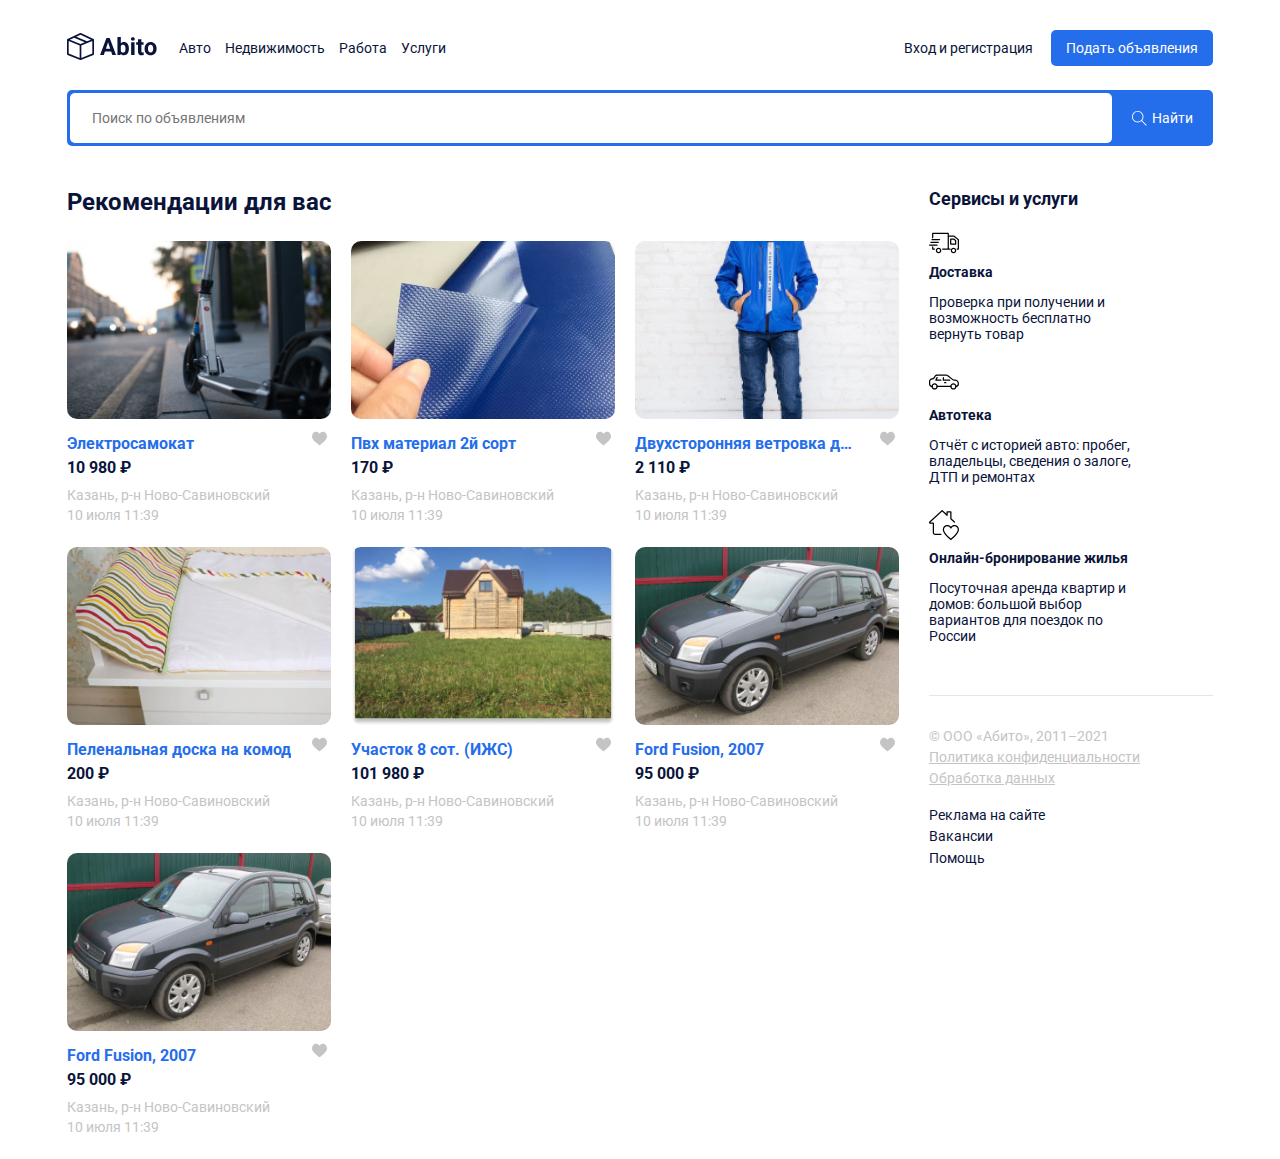
<file: index.html>
<!DOCTYPE html>
<html lang="ru">

<head>
  <meta charset="UTF-8" />
  <meta http-equiv="X-UA-Compatible" content="IE=edge" />
  <meta name="viewport" content="width=device-width, initial-scale=1.0" />
  <title>Abito</title>
  <link rel="stylesheet" href="css/normalize.css" />
  <!-- подключаем шрифт roboto из g fonts -->
  <link rel="preconnect" href="https://fonts.googleapis.com" />
  <link rel="preconnect" href="https://fonts.gstatic.com" crossorigin />
  <link href="https://fonts.googleapis.com/css2?family=Roboto:wght@400;700&display=swap" rel="stylesheet" />
  <!-- конец подключения -->
  <link rel="stylesheet" href="css/style.css" />
</head>

<body>
  <!-- комментарий ctrl + / -->
  <header class="header container">
    <div class="navbar">
      <!-- a.logo + tab -->
      <a href="index.html" class="logo">
        <img src="img/logo.svg" alt="Logo Abito" class="logo-image" />
      </a>
      <div class="navbar-panel">
        <button class="menu-close">
          <svg width="17" height="17" viewBox="0 0 17 17" fill="none" xmlns="http://www.w3.org/2000/svg">
            <path d="M1 16L16 1" stroke="black" />
            <path d="M1 1L16 16" stroke="black" />
          </svg>
        </button>
        <!-- nav.navbar-menu|c -->
        <nav class="navbar-menu">
          <ul class="menu">
            <li class="menu-item">
              <a href="#" class="menu-link">Авто</a>
            </li>
            <li class="menu-item">
              <a href="#" class="menu-link">Недвижимость</a>
            </li>
            <li class="menu-item">
              <a href="#" class="menu-link">Работа</a>
            </li>
            <li class="menu-item">
              <a href="#" class="menu-link">Услуги</a>
            </li>
          </ul>
        </nav>
        <!-- /.navbar-menu -->

        <!-- .navbar|c + tab -->
        <div class="button-group">
          <a href="#" class="button button-link">Вход и регистрация</a>
          <a href="#" class="button button-primary">Подать объявления</a>
        </div>
        <!-- /.button-group -->
      </div>
      <!-- ./navbar-panel -->
      <button class="menu-button">
        <img src="img/burger.svg" alt="menu">
      </button>
    </div>
    <!-- /.navbar  -->
    <div class="search-panel">
      <!-- input:search -->
      <input type="search" class="search-input" placeholder="Поиск по объявлениям" />
      <button class="search-button">
        <svg class="search-icon" width="15" height="15" viewBox="0 0 15 15" fill="none"
          xmlns="http://www.w3.org/2000/svg">
          <g clip-path="url(#clip0)">
            <path
              d="M14.6506 14.0012L10.0862 9.43675C10.9465 8.43352 11.4706 7.13293 11.4706 5.71058C11.4706 2.54822 8.89765 -0.0247192 5.7353 -0.0247192C4.20353 -0.0247192 2.76265 0.571751 1.67824 1.6544C0.595589 2.73793 -0.000881376 4.17881 9.77541e-07 5.71058C9.77541e-07 8.87293 2.57294 11.4459 5.7353 11.4459C7.15765 11.4459 8.45912 10.9218 9.46235 10.0615L14.0268 14.6259L14.6506 14.0012ZM5.7353 10.5635C3.06 10.5635 0.882354 8.38675 0.882354 5.71058C0.881472 4.41352 1.38618 3.19499 2.30294 2.2791C3.21882 1.36234 4.43824 0.857634 5.7353 0.857634C8.41059 0.857634 10.5882 3.0344 10.5882 5.71058C10.5882 8.38587 8.41059 10.5635 5.7353 10.5635Z"
              fill="white" />
          </g>
          <defs>
            <clipPath id="clip0">
              <rect width="15" height="15" fill="white" />
            </clipPath>
          </defs>
        </svg>

        <span class="search-button-text">Найти</span>
      </button>
    </div>
  </header>
  <!-- ./header -->
  <div class="page-content container">
    <!-- объявления -->
    <main class="main">
      <h2 class="page-title">Рекомендации для вас</h2>
      <!-- 9 cols -->
      <div class="cards">
        <div class="card">
          <a href="single.html" class="card-link">
            <img src="img/card0.jpg" alt="card-photo" class="card-image" />
          </a>
          <div class="card-header">
            <a href="single.html" class="card-link">
              <h3 class="card-title">Электросамокат</h3>
            </a>
            <button class="like">
              <img src="img/like.svg" alt="icon: like" />
            </button>
          </div>
          <strong class="card-price">10 980 ₽</strong>
          <p class="card-text">Казань, р-н Ново-Савиновский</p>
          <p class="card-text">10 июля 11:39</p>
        </div>
        <!-- /.card -->
        <div class="card">
          <a href="#" class="card-link">
            <img src="img/card2.jpg" alt="card-photo" class="card-image" />
          </a>
          <div class="card-header">
            <a href="#" class="card-link">
              <h3 class="card-title">Пвх материал 2й сорт</h3>
            </a>
            <button class="like">
              <img src="img/like.svg" alt="icon: like" />
            </button>
          </div>
          <strong class="card-price">170 ₽</strong>
          <p class="card-text">Казань, р-н Ново-Савиновский</p>
          <p class="card-text">10 июля 11:39</p>
        </div>
        <!-- /.card -->
        <div class="card">
          <a href="#" class="card-link">
            <img src="img/card3.jpg" alt="card-photo" class="card-image" />
          </a>
          <div class="card-header">
            <a href="#" class="card-link">
              <h3 class="card-title">
                Двухсторонняя ветровка для
                мальчикаaaaaaaaaaaaaaaaaaaaaaaaaaaaaaaaaДвухсторонняя ветровка
                для мальчикаaaaaaaaaaaaaaaaaaaaaaaaaaaaaaaaaДвухсторонняя
                ветровка для мальчикаaaaaaaaaaaaaaaaaaaaaaaaaaaaaaaaa
              </h3>
            </a>
            <button class="like">
              <img src="img/like.svg" alt="icon: like" />
            </button>
          </div>
          <strong class="card-price">2 110 ₽</strong>
          <p class="card-text">Казань, р-н Ново-Савиновский</p>
          <p class="card-text">10 июля 11:39</p>
        </div>
        <!-- /.card -->
        <div class="card">
          <a href="#" class="card-link">
            <img src="img/card4.jpg" alt="card-photo" class="card-image" />
          </a>
          <div class="card-header">
            <a href="#" class="card-link">
              <h3 class="card-title">Пеленальная доска на комод</h3>
            </a>
            <button class="like">
              <img src="img/like.svg" alt="icon: like" />
            </button>
          </div>
          <strong class="card-price">200 ₽</strong>
          <p class="card-text">Казань, р-н Ново-Савиновский</p>
          <p class="card-text">10 июля 11:39</p>
        </div>
        <!-- /.card -->
        <div class="card">
          <a href="#" class="card-link">
            <img src="img/card5.jpg" alt="card-photo" class="card-image" />
          </a>
          <div class="card-header">
            <a href="#" class="card-link">
              <h3 class="card-title">Участок 8 сот. (ИЖС)</h3>
            </a>
            <button class="like">
              <img src="img/like.svg" alt="icon: like" />
            </button>
          </div>
          <strong class="card-price">101 980 ₽</strong>
          <p class="card-text">Казань, р-н Ново-Савиновский</p>
          <p class="card-text">10 июля 11:39</p>
        </div>
        <!-- /.card -->
        <div class="card">
          <a href="#" class="card-link">
            <img src="img/card1.jpg" alt="card-photo" class="card-image" />
          </a>
          <div class="card-header">
            <a href="#" class="card-link">
              <h3 class="card-title">Ford Fusion, 2007</h3>
            </a>
            <button class="like">
              <img src="img/like.svg" alt="icon: like" />
            </button>
          </div>
          <strong class="card-price">95 000 ₽</strong>
          <p class="card-text">Казань, р-н Ново-Савиновский</p>
          <p class="card-text">10 июля 11:39</p>
        </div>
        <!-- /.card -->
        <div class="card">
          <a href="#" class="card-link">
            <img src="img/card1.jpg" alt="card-photo" class="card-image" />
          </a>
          <div class="card-header">
            <a href="#" class="card-link">
              <h3 class="card-title">Ford Fusion, 2007</h3>
            </a>
            <button class="like">
              <img src="img/like.svg" alt="icon: like" />
            </button>
          </div>
          <strong class="card-price">95 000 ₽</strong>
          <p class="card-text">Казань, р-н Ново-Савиновский</p>
          <p class="card-text">10 июля 11:39</p>
        </div>
        <!-- /.card -->
      </div>
      <!-- /.cards -->
    </main>
    <!-- сервисы и услуги -->
    <aside class="sidebar">
      <!-- 3 cols -->
      <h4 class="page-title">Сервисы и услуги</h4>
      <div class="sevice">
        <img src="./img/gruz.svg" alt="icon: gruz" class="service-image" />
        <h5 class="service-title">Доставка</h5>
        <p class="service-text">
          Проверка при получении и возможность бесплатно вернуть товар
        </p>
      </div>
      <!-- ./service -->
      <div class="sevice">
        <img src="./img/sedan.svg" alt="icon: car" class="service-image" />
        <h5 class="service-title">Автотека</h5>
        <p class="service-text">
          Отчёт с историей авто: пробег, владельцы, сведения о залоге, ДТП и
          ремонтах
        </p>
      </div>
      <!-- ./service -->
      <div class="sevice">
        <img src="./img/love.svg" alt="icon: love" class="service-image" />
        <h5 class="service-title">Онлайн-бронирование жилья</h5>
        <p class="service-text">
          Посуточная аренда квартир и домов: большой выбор вариантов для
          поездок по России
        </p>
      </div>
      <!-- ./service -->
      <footer class="footer">
        <p class="footer-text">© ООО «Абито», 2011–2021</p>
        <ul class="footer-menu">
          <li class="footer-menu-item">
            <a href="#" class="footer-text">Политика конфиденциальности</a>
          </li>
          <li class="footer-menu-item">
            <a href="#" class="footer-text">Обработка данных</a>
          </li>
        </ul>
        <ul class="footer-menu">
          <li class="footer-menu-item">
            <a href="#" class="footer-link">Реклама на сайте</a>
          </li>
          <li class="footer-menu-item">
            <a href="#" class="footer-link">Вакансии</a>
          </li>
          <li class="footer-menu-item">
            <a href="#" class="footer-link">Помощь</a>
          </li>
        </ul>
      </footer>
      <!-- ./footer -->
    </aside>
  </div>
  <!-- /.page-content -->
  <script src="https://unpkg.com/swiper/swiper-bundle.min.js"></script>
  <script src="js/main.js"></script>
</body>

</html>
</file>
<file: css/style.css>
/* задаем шрифт на всю страницу из google fonts */
body {
  font-family: "Roboto", sans-serif;
  font-size: 14px;
  /* цвет текста */
  color: #0a143a;
}

/* рефакторинг, не множить одинаковые стили */
.container {
  /* ограничение мксимальной ширины */
  max-width: 1146px;
  /* выравнивание по середине */
  margin: auto;
  /* отступ сверху внутри */
}

.header {
  padding-top: 30px;
  padding-bottom: 30px;
  margin-bottom: 12px;
}

.navbar-panel {
  display: flex;
  flex-grow: 1;
  align-items: center;
}

.navbar {
  /* гибкое поведение для элемента */
  display: flex;
  /* выравнивание элементов по вертикали по центру --- а не -_-*/
  align-items: center;
  /* расположение элменетов относительно друг друга по краям */
  justify-content: space-between;
  margin-bottom: 24px;
}

/* меню навигации в шапке */
.navbar-menu {
  /* автоматический отступ справа до упора */
  margin-right: auto;
}

.menu {
  /* отключаем точки в списке */
  list-style-type: none;
  /* обнуляем отступы */
  margin: 0;
  /* внутренний отступ слева от логотипа */
  padding-left: 22px;
  /* внутренний отступ справа */
  padding-right: 22px;
  /* гибкое поведение для элемента (расположить по горизонтали) */
  display: flex;
}

/* свойство применяется ко всем кроме последнего */
.menu-item:not(:last-child) {
  margin-right: 14px;
}

.menu-link {
  text-decoration: none;
  /* наследуется от body */
  color: inherit;
}

.button {
  text-decoration: none;
  /* свойство для того, чтобы могли нормально воспринимать отступы */
  display: inline-block;
  /* при наведении меняется курсор */
  cursor: pointer;
  /* либо padding: 10px 15px; */
  padding: 10px 15px 10px 15px;
}

.button-link {
  color: inherit;
}

.button-primary {
  border-radius: 5px;
  background-color: #256eeb;
  color: white;
}

.search-panel {
  height: 50px;
  background: #256eeb;
  border-radius: 5px;
  display: flex;
  padding: 3px;
}

.search-input {
  /* растяжение элемента */
  flex-grow: 1;
  background-color: white;
  border-radius: 5px;
  border: none;
  padding-right: 22px;
  padding-left: 22px;
}

.search-button {
  background: inherit;
  border: none;
  color: white;
  padding-left: 20px;
  padding-right: 17px;
  cursor: pointer;
  display: flex;
  align-items: center;
}

.search-button-text {
  margin-left: 5px;
}

.page-title {
  font-size: 24px;
  line-height: 28px;
  color: #0a143a;
  margin: 0;
  padding-bottom: 25px;
}

.page-content {
  display: grid;
  grid-template-columns: 9fr 3fr;
  /* grid-column-gap - воздух между колонками */
  grid-column-gap: 10px;
}

.cards {
  display: flex;
  flex-wrap: wrap;
}

.card {
  margin-bottom: 20px;
  margin-right: 20px;
  width: 264px;
}

.card-image {
  border-radius: 10px;
  height: 178px;
  width: 264px;
  /* заполнить и сохранить пропорции в блоке */
  object-fit: cover;
}

.card-header {
  display: flex;
  justify-content: space-between;
  align-items: center;
}

.card-title {
  font-size: 16px;
  line-height: 19px;
  color: #256eeb;
  margin-top: 12px;
  margin-bottom: 5px;
  width: 224px;
  white-space: nowrap;
  overflow: hidden;
  text-overflow: ellipsis;
}

.like {
  background-color: #fff;
  border: none;
  cursor: pointer;
  margin-left: 15px;
}

.card-price {
  display: block;
  font-size: 16px;
  line-height: 19px;
  color: #0a143a;
  margin-bottom: 10px;
}

.card-text {
  font-size: 14px;
  line-height: 16px;
  color: #c4c4c4;
  margin-bottom: 4px;
  margin-top: 0;
}

.card-link {
  text-decoration: none;
}

.sidebar .page-title {
  font-size: 18px;
  line-height: 21px;
  color: #0a143a;
  padding-bottom: 23px;
}

.sevice {
  margin-top: 0;
  margin-bottom: 25px;
}

.sevice:nth-child(4) {
  border-bottom: 1px solid #e5e5e5;
  padding-bottom: 37px;
  margin-bottom: 18px;
}

.service-image {
  margin-bottom: 7px;
  margin-top: 0;
}

.service-title {
  font-size: 14px;
  line-height: 16px;
  color: #0a143a;
  margin-bottom: 5px;
  margin-top: 0;
}

.service-text {
  font-size: 14px;
  line-height: 16px;
  color: #0a143a;
  max-width: 217px;
}

.footer-text {
  display: inline-block;
  font-size: 14px;
  line-height: 16px;
  color: #c4c4c4;
  margin-bottom: 5px;
}

.footer-menu {
  list-style: none;
  margin: 0;
  padding: 0;
  margin-bottom: 16px;
}

.footer-link {
  color: inherit;
  margin-bottom: 5px;
  text-decoration: none;
  display: inline-block;
}

.content {
  max-width: 460px;
  margin-right: 30px;
}

.swiper-container {
  width: 100%;
  margin-left: auto;
  margin-right: auto;
}

.swiper-slide {
  background-size: cover;
  background-position: center;
}

.mySwiper2 {
  width: 100%;
  border-radius: 10px;
}

.mySwiper {
  height: 20%;
  box-sizing: border-box;
  padding: 10px 0;
}

.mySwiper .swiper-slide {
  width: 25%;
  height: 100%;
  opacity: 0.4;
}

.mySwiper .swiper-slide-thumb-active {
  opacity: 1;
}

.swiper-slide img {
  display: block;
  width: 100%;
  height: 100%;
  object-fit: cover;
  border-radius: 3px;
}

.content-text {
  margin-top: 30px;
  font-size: 14px;
  line-height: 140%;
  color: #0a143a;
}

.main-single {
  display: flex;
  align-items: flex-start;
}

.author {
  min-width: 264px;
}

.author-wrapper {
  display: flex;
  align-items: center;
  justify-content: space-between;
  margin-top: 25px;
  margin-bottom: 30px;
}

.author-avatar {
  width: 50px;
  height: 50px;
  object-fit: cover;
  border-radius: 50%;
}

.single-price {
  font-size: 24px;
  line-height: 28px;
  color: #0A143A;
}

.author-name {
  font-size: 14px;
  line-height: 16px;
  color: #0A143A;
  font-weight: bold;
  display: block;
  margin-bottom: 4px;
}

.author-status {
  font-size: 12px;
}

.rating {
  margin-bottom: 5px;
}

.rating-counter {
  margin-left: 10px;
  font-size: 14px;
  line-height: 16px;
  color: #0A143A;
  opacity: 0.5;
}

.button-block {
  display: block;
  width: 100%;
  height: 54px;
  margin-bottom: 14px;
  border: none;
}

.button-success {
  background-color: #14B4BE;
  border-radius: 5px;
  color: white;
}

.menu-button {
  background-color: white;
  border: none;
  cursor: pointer;
  display: none;
}

.menu-close {
  display: none;
  background-color: white;
  border: none;
  cursor: pointer;
}

@media (max-width: 1200px) {
  .container {
    max-width: 960px;
  }

  .content {
    max-width: 360px;
  }

  .card {
    width: 45%;
  }

  .card-image {
    width: 100%;
  }
}

@media (max-width: 992px) {
  .container {
    max-width: 740px;
  }

  .main-single {
    flex-direction: column;
  }

  .card-image {
    height: 150px;
  }
}

@media (max-width: 768px) {
  .container {
    max-width: 560px;
  }


  .card {
    width: 100%;
  }

  .page-content {
    grid-template-columns: 8fr 4fr;
  }

  .menu-button {
    display: block;
  }

  .navbar-panel {
    position: fixed;
    right: 0;
    top: 0;
    width: 100%;
    height: 100%;
    background-color: #fff;
    z-index: 9;
    flex-direction: column;
    align-items: center;
    justify-content: center;
    transition: transform 0.2s, opacity 0.2s;
    transform: translateX(100%);
    opacity: 0;
  }

  .navbar-menu {
    margin-left: auto;
    margin-bottom: 20px;
  }

  .menu {
    flex-direction: column;
  }

  .menu-item:not(:last-child) {
    margin-right: 0;
    margin-bottom: 10px;
  }

  .button-group {
    display: flex;
    flex-direction: column;
  }

  .is-open {
    transform: translateX(0);
    opacity: 1;
  }

  .menu-close {
    display: block;
    position: absolute;
    top: 30px;
    right: 30px;
  }

  .search-button-text {
    display: none;
  }
}


@media (max-width: 576px) {
  .container {
    width: 90%;
  }

  .page-content {
    grid-template-columns: 12fr;
  }

  .card-image {
    height: 250px;
  }
}
</file>
